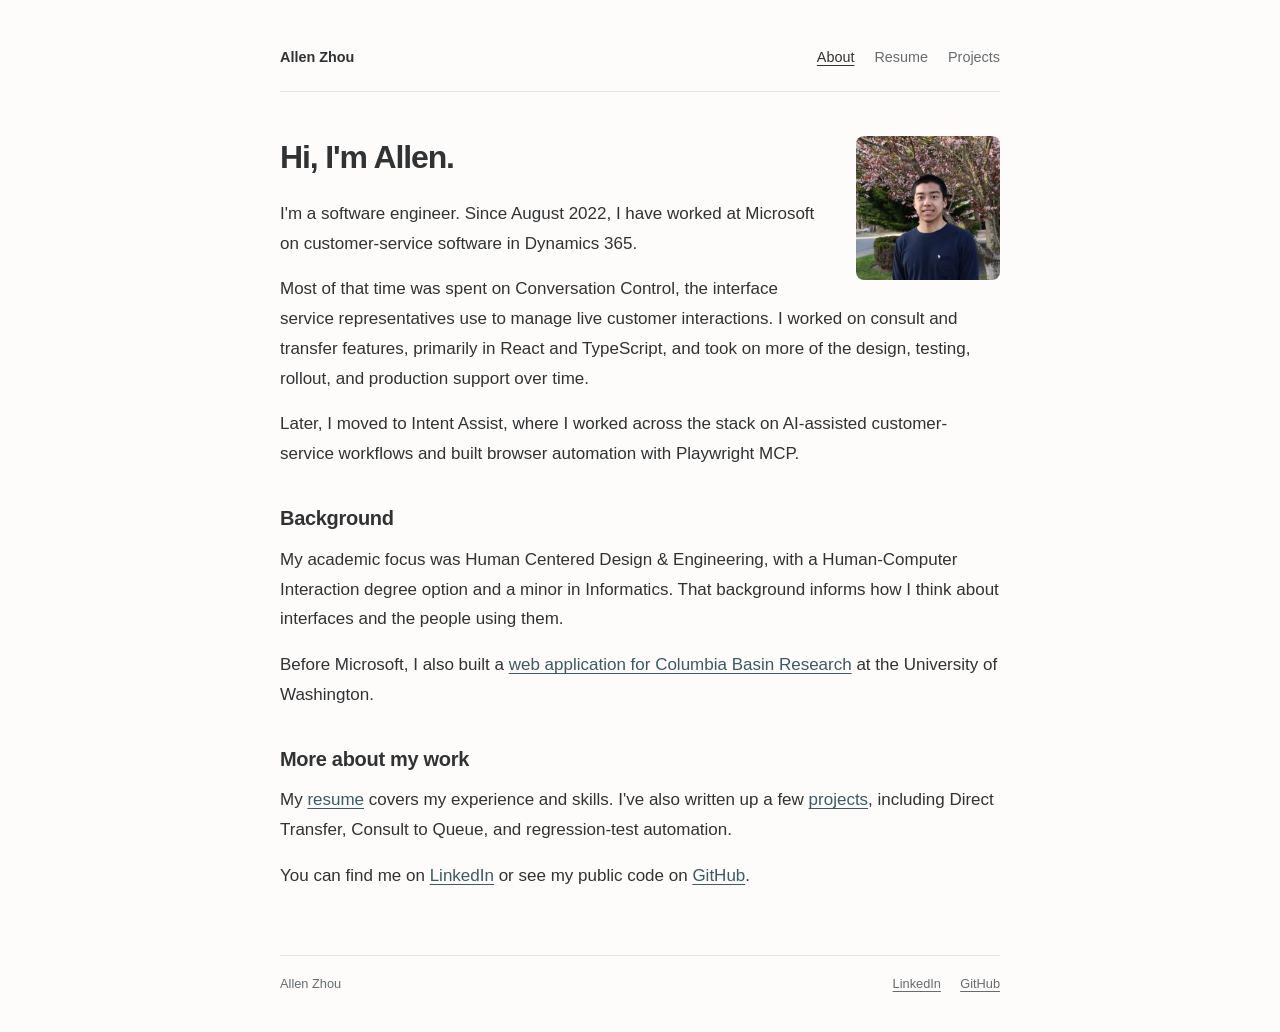
<file: index.html>
﻿<!DOCTYPE html>
<html lang="en">
    <head>
        <meta charset="UTF-8" />
        <meta name="viewport" content="width=device-width, initial-scale=1.0" />
        <meta name="description" content="Allen Zhou is a software engineer with four years of experience at Microsoft, working on Dynamics 365, frontend systems, and full-stack engineering." />
        <title>About | Allen Zhou</title>
        <link rel="stylesheet" href="style.css" />
    </head>
    <body>
        <a class="skip-link" href="#main">Skip to content</a>
        <div class="site">
            <header class="site-header">
                <a class="site-name" href="index.html">Allen Zhou</a>
                <nav aria-label="Main navigation">
                    <a href="index.html" aria-current="page">About</a>
                    <a href="resume.html">Resume</a>
                    <a href="projects.html">Projects</a>
                </nav>
            </header>
            <main id="main">
                <img class="profile-photo" src="assets/allen-zhou.jpg" alt="Allen Zhou" width="200" height="200" decoding="async" />
                <h1>Hi, I'm Allen.</h1>
                <p>I'm a software engineer. Since August 2022, I have worked at Microsoft on customer-service software in Dynamics 365.</p>
                <p>Most of that time was spent on Conversation Control, the interface service representatives use to manage live customer interactions. I worked on consult and transfer features, primarily in React and TypeScript, and took on more of the design, testing, rollout, and production support over time.</p>
                <p>Later, I moved to Intent Assist, where I worked across the stack on AI-assisted customer-service workflows and built browser automation with Playwright MCP.</p>

                <section aria-labelledby="background-title">
                    <h2 id="background-title">Background</h2>
                    <p>My academic focus was Human Centered Design &amp; Engineering, with a Human-Computer Interaction degree option and a minor in Informatics. That background informs how I think about interfaces and the people using them.</p>
                    <p>Before Microsoft, I also built a <a href="https://allenz3.github.io/cbr-map-interface/">web application for Columbia Basin Research</a> at the University of Washington.</p>
                </section>

                <section aria-labelledby="more-title">
                    <h2 id="more-title">More about my work</h2>
                    <p>My <a href="resume.html">resume</a> covers my experience and skills. I've also written up a few <a href="projects.html">projects</a>, including Direct Transfer, Consult to Queue, and regression-test automation.</p>
                    <p>You can find me on <a href="https://www.linkedin.com/in/allen-zhou-2022">LinkedIn</a> or see my public code on <a href="https://github.com/allenz3">GitHub</a>.</p>
                </section>
            </main>
            <footer class="site-footer">
                <span>Allen Zhou</span>
                <div class="social-links">
                    <a href="https://www.linkedin.com/in/allen-zhou-2022">LinkedIn</a>
                    <a href="https://github.com/allenz3">GitHub</a>
                </div>
            </footer>
        </div>
    </body>
</html>
</file>
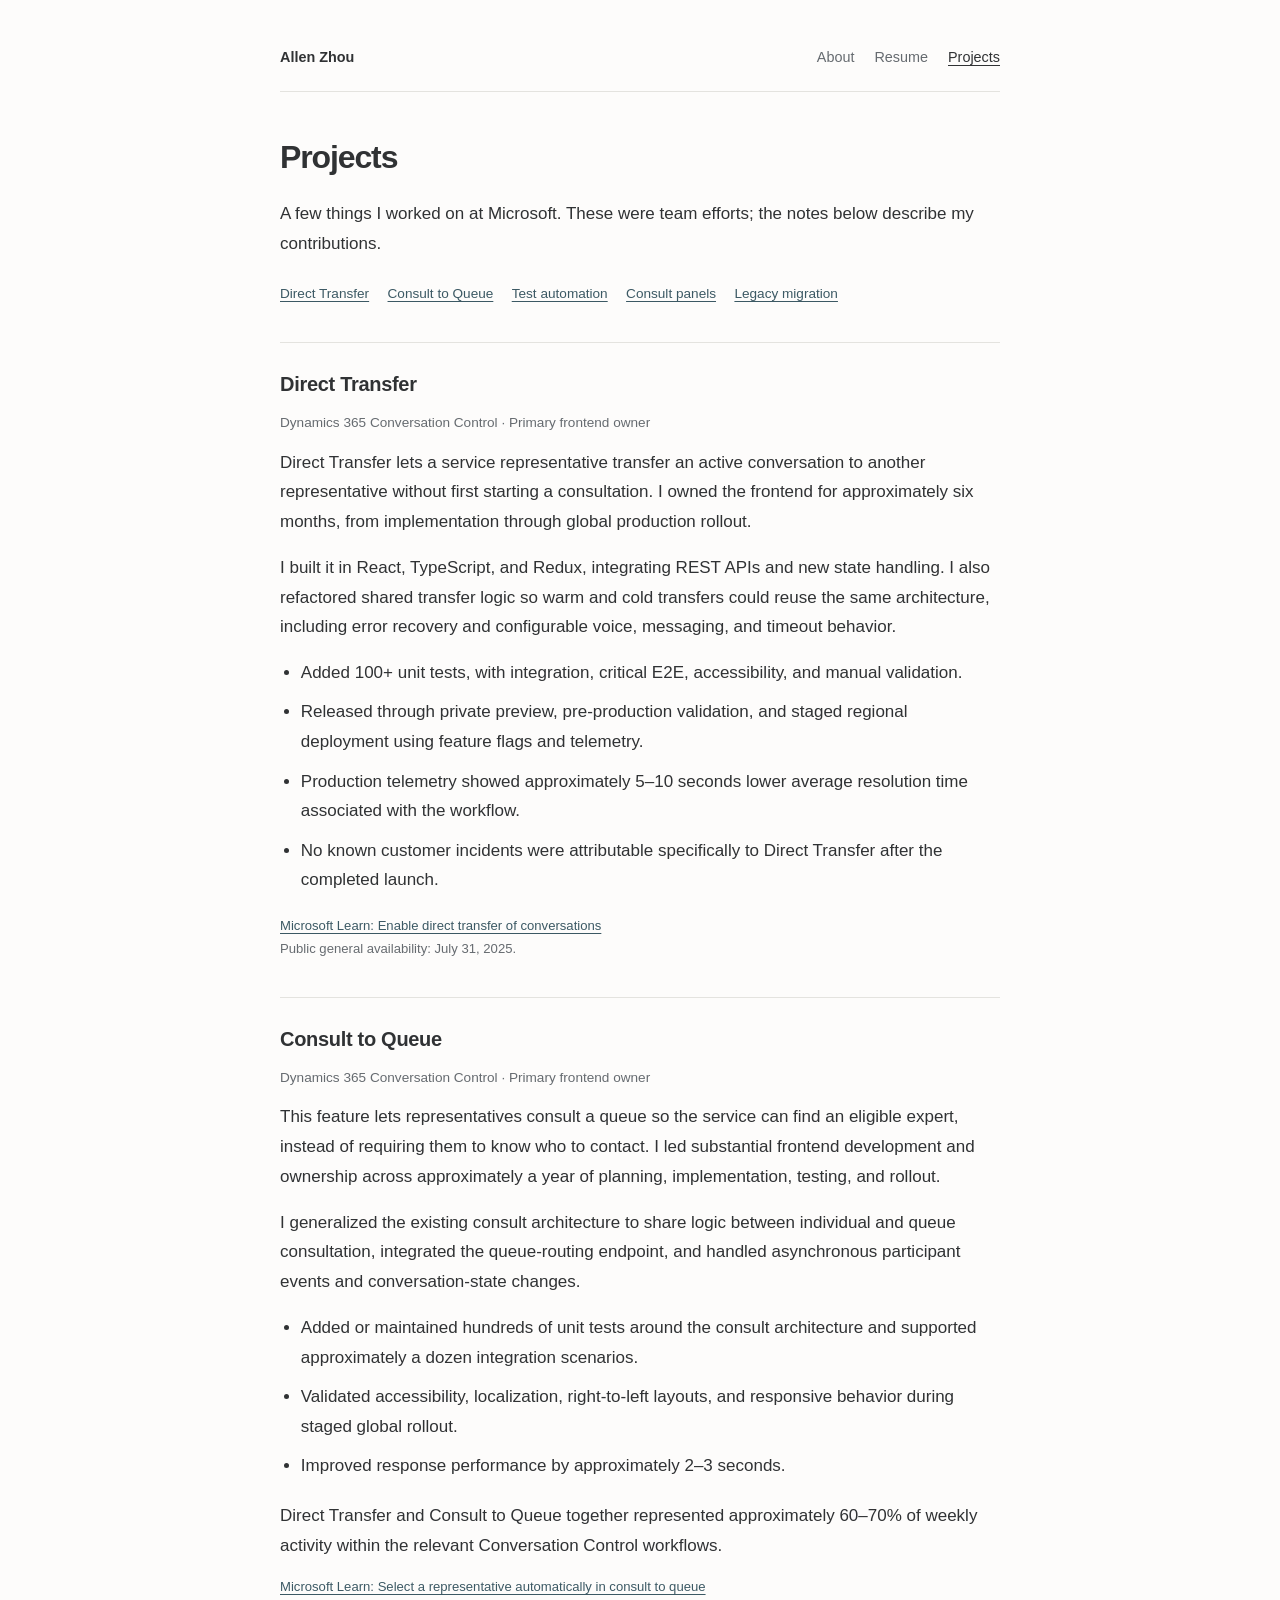
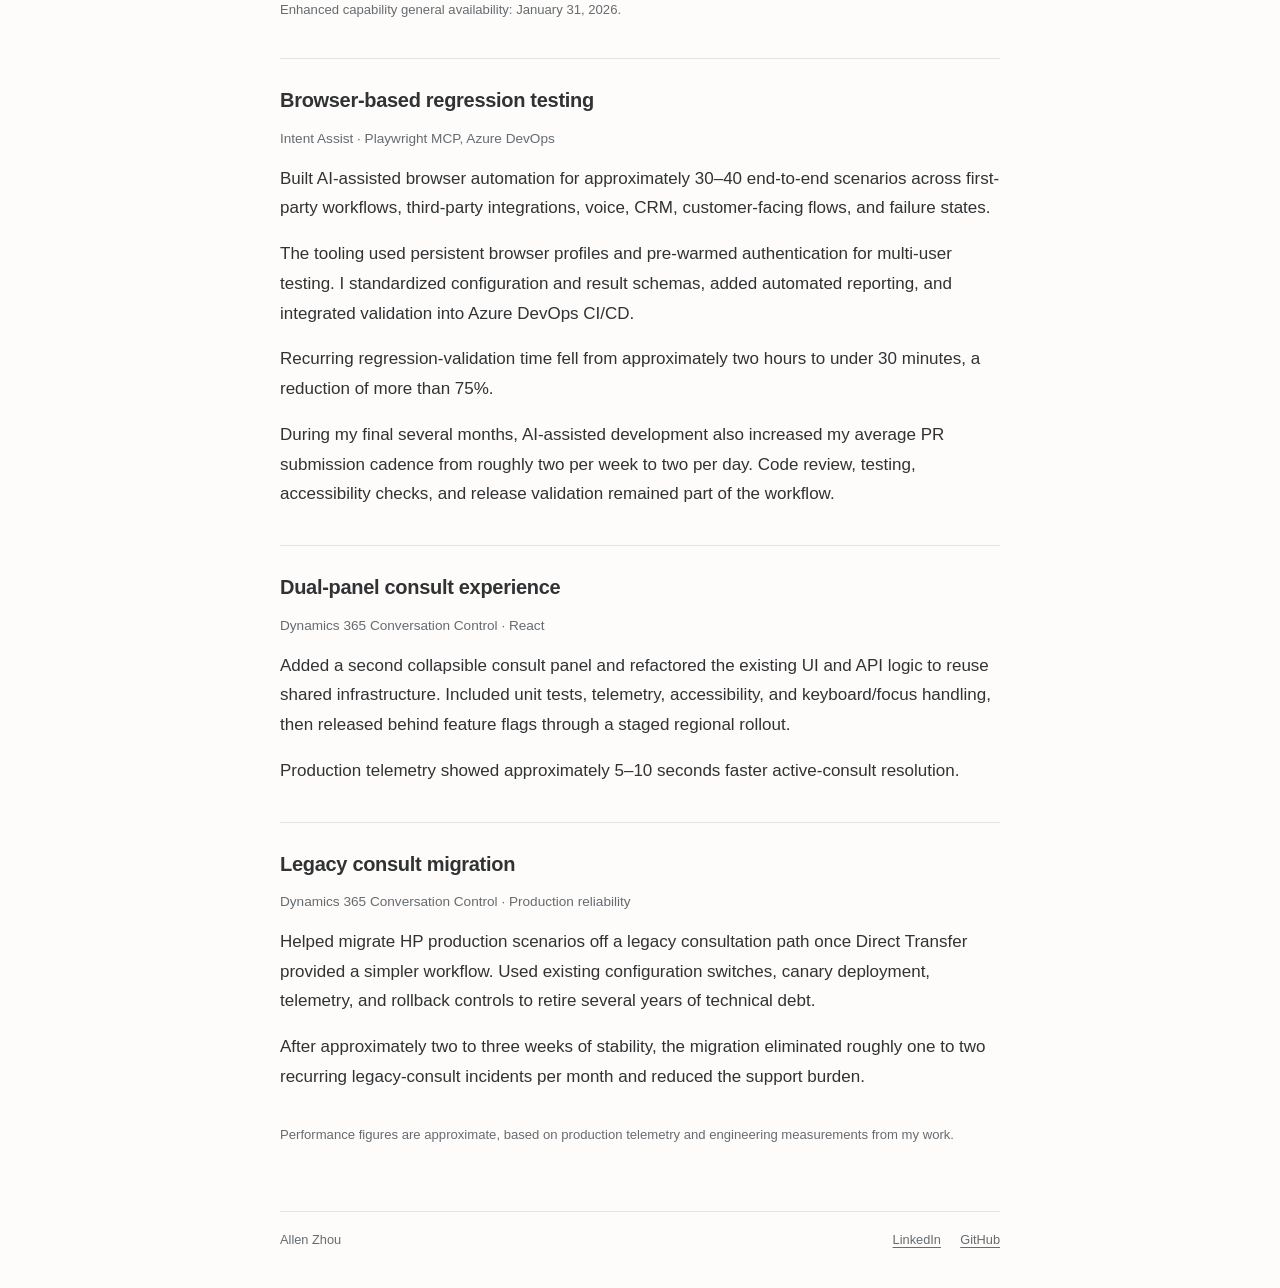
<file: projects.html>
﻿<!DOCTYPE html>
<html lang="en">
    <head>
        <meta charset="UTF-8" />
        <meta name="viewport" content="width=device-width, initial-scale=1.0" />
        <meta name="description" content="Notes on Allen Zhou's Microsoft engineering work: Direct Transfer, Consult to Queue, Playwright automation, and production reliability." />
        <title>Projects | Allen Zhou</title>
        <link rel="stylesheet" href="style.css" />
    </head>
    <body>
        <a class="skip-link" href="#main">Skip to content</a>
        <div class="site">
            <header class="site-header">
                <a class="site-name" href="index.html">Allen Zhou</a>
                <nav aria-label="Main navigation">
                    <a href="index.html">About</a>
                    <a href="resume.html">Resume</a>
                    <a href="projects.html" aria-current="page">Projects</a>
                </nav>
            </header>
            <main id="main" class="projects-page">
                <h1>Projects</h1>
                <p>A few things I worked on at Microsoft. These were team efforts; the notes below describe my contributions.</p>
                <nav class="project-index" aria-label="Projects on this page">
                    <a href="#direct-transfer">Direct Transfer</a>
                    <a href="#consult-to-queue">Consult to Queue</a>
                    <a href="#test-automation">Test automation</a>
                    <a href="#consult-panel">Consult panels</a>
                    <a href="#legacy-migration">Legacy migration</a>
                </nav>

                <section id="direct-transfer" aria-labelledby="direct-title">
                    <h2 id="direct-title">Direct Transfer</h2>
                    <p class="entry-meta">Dynamics 365 Conversation Control · Primary frontend owner</p>
                    <p>Direct Transfer lets a service representative transfer an active conversation to another representative without first starting a consultation. I owned the frontend for approximately six months, from implementation through global production rollout.</p>
                    <p>I built it in React, TypeScript, and Redux, integrating REST APIs and new state handling. I also refactored shared transfer logic so warm and cold transfers could reuse the same architecture, including error recovery and configurable voice, messaging, and timeout behavior.</p>
                    <ul>
                        <li>Added 100+ unit tests, with integration, critical E2E, accessibility, and manual validation.</li>
                        <li>Released through private preview, pre-production validation, and staged regional deployment using feature flags and telemetry.</li>
                        <li>Production telemetry showed approximately 5–10 seconds lower average resolution time associated with the workflow.</li>
                        <li>No known customer incidents were attributable specifically to Direct Transfer after the completed launch.</li>
                    </ul>
                    <p class="source-note"><a href="https://learn.microsoft.com/en-us/dynamics365/release-plan/2025wave1/service/dynamics365-contact-center/enable-direct-transfer-conversations">Microsoft Learn: Enable direct transfer of conversations</a><br />Public general availability: <time datetime="2025-07-31">July 31, 2025</time>.</p>
                </section>

                <section id="consult-to-queue" aria-labelledby="consult-title">
                    <h2 id="consult-title">Consult to Queue</h2>
                    <p class="entry-meta">Dynamics 365 Conversation Control · Primary frontend owner</p>
                    <p>This feature lets representatives consult a queue so the service can find an eligible expert, instead of requiring them to know who to contact. I led substantial frontend development and ownership across approximately a year of planning, implementation, testing, and rollout.</p>
                    <p>I generalized the existing consult architecture to share logic between individual and queue consultation, integrated the queue-routing endpoint, and handled asynchronous participant events and conversation-state changes.</p>
                    <ul>
                        <li>Added or maintained hundreds of unit tests around the consult architecture and supported approximately a dozen integration scenarios.</li>
                        <li>Validated accessibility, localization, right-to-left layouts, and responsive behavior during staged global rollout.</li>
                        <li>Improved response performance by approximately 2–3 seconds.</li>
                    </ul>
                    <p>Direct Transfer and Consult to Queue together represented approximately 60–70% of weekly activity within the relevant Conversation Control workflows.</p>
                    <p class="source-note"><a href="https://learn.microsoft.com/en-us/dynamics365/release-plan/2025wave2/service/dynamics365-contact-center/select-representative-automatically-consult-queue">Microsoft Learn: Select a representative automatically in consult to queue</a><br />Enhanced capability general availability: <time datetime="2026-01-31">January 31, 2026</time>.</p>
                </section>

                <section id="test-automation" aria-labelledby="automation-title">
                    <h2 id="automation-title">Browser-based regression testing</h2>
                    <p class="entry-meta">Intent Assist · Playwright MCP, Azure DevOps</p>
                    <p>Built AI-assisted browser automation for approximately 30–40 end-to-end scenarios across first-party workflows, third-party integrations, voice, CRM, customer-facing flows, and failure states.</p>
                    <p>The tooling used persistent browser profiles and pre-warmed authentication for multi-user testing. I standardized configuration and result schemas, added automated reporting, and integrated validation into Azure DevOps CI/CD.</p>
                    <p>Recurring regression-validation time fell from approximately two hours to under 30 minutes, a reduction of more than 75%.</p>
                    <p>During my final several months, AI-assisted development also increased my average PR submission cadence from roughly two per week to two per day. Code review, testing, accessibility checks, and release validation remained part of the workflow.</p>
                </section>

                <section id="consult-panel" aria-labelledby="panel-title">
                    <h2 id="panel-title">Dual-panel consult experience</h2>
                    <p class="entry-meta">Dynamics 365 Conversation Control · React</p>
                    <p>Added a second collapsible consult panel and refactored the existing UI and API logic to reuse shared infrastructure. Included unit tests, telemetry, accessibility, and keyboard/focus handling, then released behind feature flags through a staged regional rollout.</p>
                    <p>Production telemetry showed approximately 5–10 seconds faster active-consult resolution.</p>
                </section>

                <section id="legacy-migration" aria-labelledby="migration-title">
                    <h2 id="migration-title">Legacy consult migration</h2>
                    <p class="entry-meta">Dynamics 365 Conversation Control · Production reliability</p>
                    <p>Helped migrate HP production scenarios off a legacy consultation path once Direct Transfer provided a simpler workflow. Used existing configuration switches, canary deployment, telemetry, and rollback controls to retire several years of technical debt.</p>
                    <p>After approximately two to three weeks of stability, the migration eliminated roughly one to two recurring legacy-consult incidents per month and reduced the support burden.</p>
                </section>

                <p class="measurement-note">Performance figures are approximate, based on production telemetry and engineering measurements from my work.</p>
            </main>
            <footer class="site-footer">
                <span>Allen Zhou</span>
                <div class="social-links">
                    <a href="https://www.linkedin.com/in/allen-zhou-2022">LinkedIn</a>
                    <a href="https://github.com/allenz3">GitHub</a>
                </div>
            </footer>
        </div>
    </body>
</html>
</file>
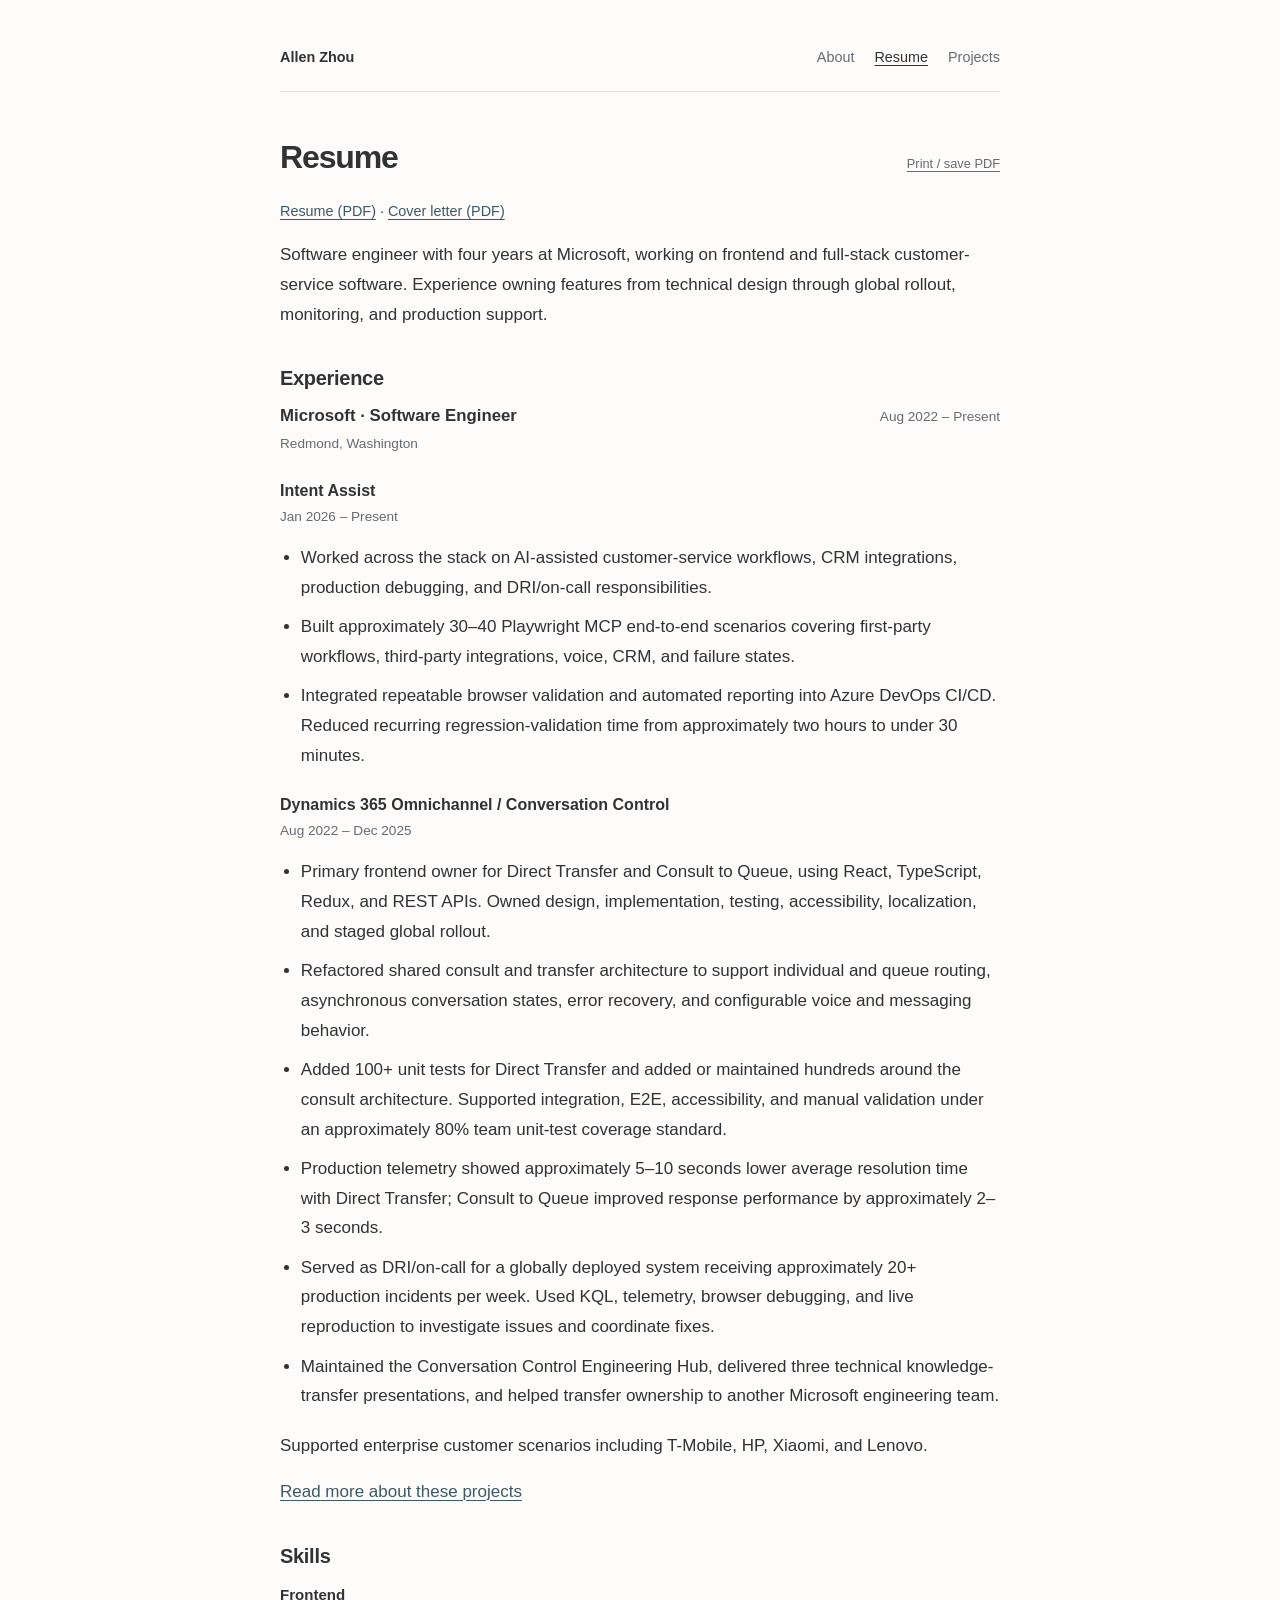
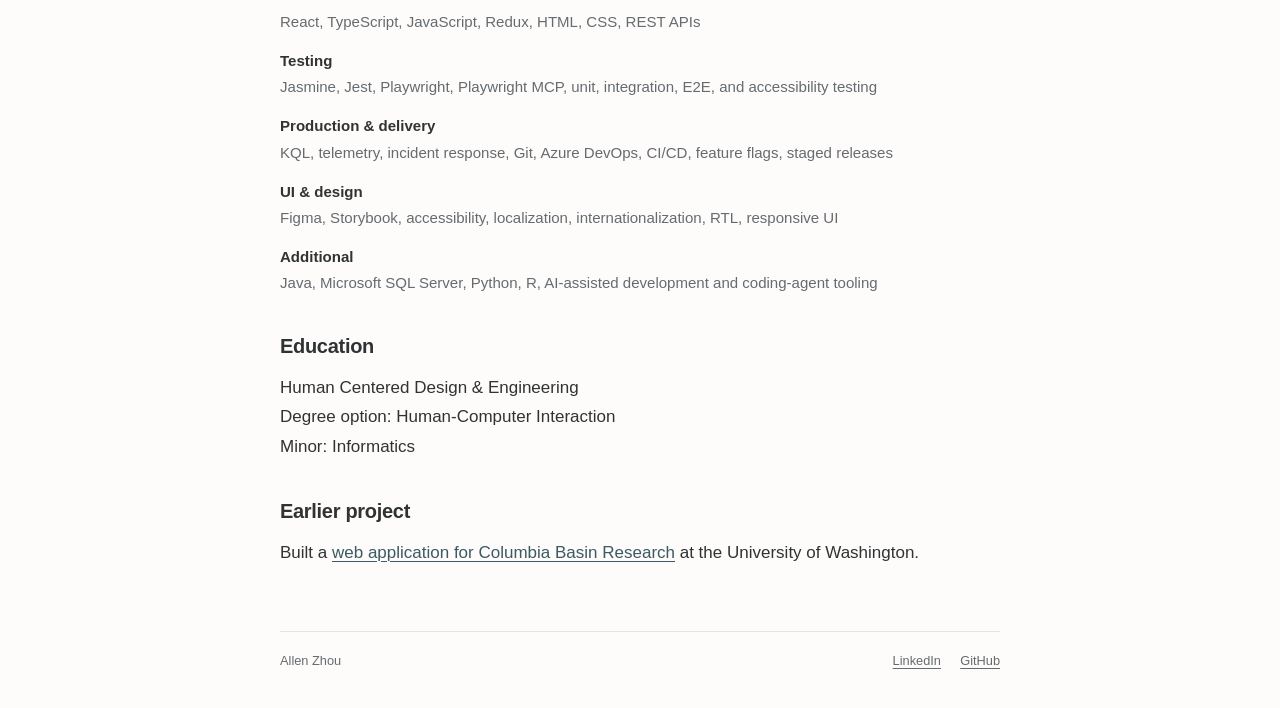
<file: resume.html>
﻿<!DOCTYPE html>
<html lang="en">
    <head>
        <meta charset="UTF-8" />
        <meta name="viewport" content="width=device-width, initial-scale=1.0" />
        <meta name="description" content="Allen Zhou's software engineering experience at Microsoft, technical skills, and education." />
        <title>Resume | Allen Zhou</title>
        <link rel="stylesheet" href="style.css" />
        <script src="script.js" defer></script>
    </head>
    <body>
        <a class="skip-link" href="#main">Skip to content</a>
        <div class="site">
            <header class="site-header">
                <a class="site-name" href="index.html">Allen Zhou</a>
                <nav aria-label="Main navigation">
                    <a href="index.html">About</a>
                    <a href="resume.html" aria-current="page">Resume</a>
                    <a href="projects.html">Projects</a>
                </nav>
            </header>
            <main id="main" class="resume-page">
                <div class="page-heading">
                    <h1>Resume</h1>
                    <button id="print-resume" class="print-button" type="button">Print / save PDF</button>
                </div>
                <p class="document-links screen-only">
                    <a href="documents/Allen_Zhou_Resume_Software_Engineer.pdf" type="application/pdf">Resume (PDF)</a>
                    · <a href="documents/Allen_Zhou_Cover_Letter_Software_Engineer.pdf" type="application/pdf">Cover letter (PDF)</a>
                </p>
                <div class="print-intro">
                    <p class="print-name">Allen Zhou</p>
                    <p>Software Engineer</p>
                    <p><a href="https://www.linkedin.com/in/allen-zhou-2022">linkedin.com/in/allen-zhou-2022</a> · <a href="https://github.com/allenz3">github.com/allenz3</a></p>
                </div>
                <p>Software engineer with four years at Microsoft, working on frontend and full-stack customer-service software. Experience owning features from technical design through global rollout, monitoring, and production support.</p>

                <section id="experience" aria-labelledby="experience-title">
                    <h2 id="experience-title">Experience</h2>
                    <div class="entry-heading">
                        <h3>Microsoft · Software Engineer</h3>
                        <p class="date"><time datetime="2022-08">Aug 2022</time> – Present</p>
                    </div>
                    <p class="entry-meta">Redmond, Washington</p>

                    <article class="role">
                        <h4>Intent Assist</h4>
                        <p class="entry-meta"><time datetime="2026-01">Jan 2026</time> – Present</p>
                        <ul>
                            <li>Worked across the stack on AI-assisted customer-service workflows, CRM integrations, production debugging, and DRI/on-call responsibilities.</li>
                            <li>Built approximately 30–40 Playwright MCP end-to-end scenarios covering first-party workflows, third-party integrations, voice, CRM, and failure states.</li>
                            <li>Integrated repeatable browser validation and automated reporting into Azure DevOps CI/CD. Reduced recurring regression-validation time from approximately two hours to under 30 minutes.</li>
                        </ul>
                    </article>

                    <article class="role">
                        <h4>Dynamics 365 Omnichannel / Conversation Control</h4>
                        <p class="entry-meta"><time datetime="2022-08">Aug 2022</time> – <time datetime="2025-12">Dec 2025</time></p>
                        <ul>
                            <li>Primary frontend owner for Direct Transfer and Consult to Queue, using React, TypeScript, Redux, and REST APIs. Owned design, implementation, testing, accessibility, localization, and staged global rollout.</li>
                            <li>Refactored shared consult and transfer architecture to support individual and queue routing, asynchronous conversation states, error recovery, and configurable voice and messaging behavior.</li>
                            <li>Added 100+ unit tests for Direct Transfer and added or maintained hundreds around the consult architecture. Supported integration, E2E, accessibility, and manual validation under an approximately 80% team unit-test coverage standard.</li>
                            <li>Production telemetry showed approximately 5–10 seconds lower average resolution time with Direct Transfer; Consult to Queue improved response performance by approximately 2–3 seconds.</li>
                            <li>Served as DRI/on-call for a globally deployed system receiving approximately 20+ production incidents per week. Used KQL, telemetry, browser debugging, and live reproduction to investigate issues and coordinate fixes.</li>
                            <li>Maintained the Conversation Control Engineering Hub, delivered three technical knowledge-transfer presentations, and helped transfer ownership to another Microsoft engineering team.</li>
                        </ul>
                    </article>
                    <p>Supported enterprise customer scenarios including T-Mobile, HP, Xiaomi, and Lenovo.</p>
                    <p class="screen-only"><a href="projects.html">Read more about these projects</a></p>
                </section>

                <section id="skills" aria-labelledby="skills-title">
                    <h2 id="skills-title">Skills</h2>
                    <dl class="skills-list">
                        <div><dt>Frontend</dt><dd>React, TypeScript, JavaScript, Redux, HTML, CSS, REST APIs</dd></div>
                        <div><dt>Testing</dt><dd>Jasmine, Jest, Playwright, Playwright MCP, unit, integration, E2E, and accessibility testing</dd></div>
                        <div><dt>Production &amp; delivery</dt><dd>KQL, telemetry, incident response, Git, Azure DevOps, CI/CD, feature flags, staged releases</dd></div>
                        <div><dt>UI &amp; design</dt><dd>Figma, Storybook, accessibility, localization, internationalization, RTL, responsive UI</dd></div>
                        <div><dt>Additional</dt><dd>Java, Microsoft SQL Server, Python, R, AI-assisted development and coding-agent tooling</dd></div>
                    </dl>
                </section>

                <section aria-labelledby="education-title">
                    <h2 id="education-title">Education</h2>
                    <p>Human Centered Design &amp; Engineering<br />Degree option: Human-Computer Interaction<br />Minor: Informatics</p>
                </section>

                <section aria-labelledby="earlier-title">
                    <h2 id="earlier-title">Earlier project</h2>
                    <p>Built a <a href="https://allenz3.github.io/cbr-map-interface/">web application for Columbia Basin Research</a> at the University of Washington.</p>
                </section>
            </main>
            <footer class="site-footer">
                <span>Allen Zhou</span>
                <div class="social-links">
                    <a href="https://www.linkedin.com/in/allen-zhou-2022">LinkedIn</a>
                    <a href="https://github.com/allenz3">GitHub</a>
                </div>
            </footer>
        </div>
    </body>
</html>
</file>
<file: style.css>
﻿:root {
    color-scheme: light;
    --background: #fdfcfb;
    --text: #303234;
    --muted: #666b70;
    --line: #e4e3df;
    --link: #3c5964;
}

* { box-sizing: border-box; }
html { scroll-padding-top: 2rem; }
body {
    margin: 0;
    background: var(--background);
    color: var(--text);
    font-family: "Segoe UI", -apple-system, BlinkMacSystemFont, Arial, sans-serif;
    font-size: 17px;
    line-height: 1.75;
}
.site { width: min(720px, calc(100% - 3rem)); margin: 0 auto; }
a { color: var(--link); text-decoration-thickness: 1px; text-underline-offset: 0.2em; }
a:hover { color: #182f39; }
:focus-visible { outline: 2px solid var(--link); outline-offset: 5px; }
h1, h2, h3, h4 { font-weight: 600; line-height: 1.35; }
h1 { font-size: 2rem; letter-spacing: -0.035em; margin: 0 0 1.25rem; }
h2 { font-size: 1.25rem; letter-spacing: -0.015em; margin: 0 0 0.8rem; }
h3 { font-size: 1.05rem; margin: 0; }
h4 { font-size: 1rem; margin: 0 0 0.2rem; }
p { margin: 0 0 1rem; }
ul { padding-left: 1.3rem; margin: 0.9rem 0 1.25rem; }
li + li { margin-top: 0.6rem; }
section { margin-top: 2.25rem; }
.skip-link { position: absolute; left: 1rem; top: -5rem; padding: 0.5rem 1rem; background: white; }
.skip-link:focus { top: 1rem; }
.site-header { display: flex; align-items: center; justify-content: space-between; gap: 1.5rem; padding-block: 2.5rem 1rem; border-bottom: 1px solid var(--line); font-size: 0.9rem; }
.site-name { color: var(--text); font-weight: 600; text-decoration: none; }
.site-header nav { display: flex; flex-wrap: wrap; gap: 1.25rem; }
.site-header nav a { color: var(--muted); text-decoration: none; padding-block: 0.3rem; }
.site-header nav a:hover { color: var(--text); text-decoration: underline; }
.site-header nav a[aria-current="page"] { color: var(--text); text-decoration: underline; }
main { padding-block: 2.75rem 1rem; }
.profile-photo { display: block; float: right; width: 144px; height: 144px; object-fit: cover; border-radius: 8px; margin: 0 0 1rem 1.75rem; }
.site-footer { display: flex; align-items: center; justify-content: space-between; gap: 1rem; border-top: 1px solid var(--line); padding-block: 1.1rem 2.25rem; margin-top: 2rem; font-size: 0.8rem; color: var(--muted); }
.social-links { display: flex; gap: 1.2rem; }
.site-footer a { color: var(--muted); }
.page-heading { display: flex; align-items: baseline; justify-content: space-between; gap: 1rem; }
.print-button { font: inherit; font-size: 0.8rem; color: var(--muted); background: none; border: none; padding: 0.4rem 0; text-decoration: underline; text-underline-offset: 0.2em; cursor: pointer; }
.print-button:hover { color: var(--text); }
.document-links { font-size: 0.9rem; }
.print-intro { display: none; }
.entry-heading { display: flex; flex-wrap: wrap; align-items: baseline; justify-content: space-between; gap: 0.3rem 1rem; }
.entry-heading p { margin: 0; }
.date, .entry-meta { font-size: 0.85rem; color: var(--muted); }
.entry-meta { margin-top: 0.2rem; margin-bottom: 0.8rem; }
.role { margin-top: 1.5rem; }
.skills-list { margin: 0; font-size: 0.94rem; }
.skills-list > div + div { margin-top: 0.8rem; }
.skills-list dt { font-weight: 600; }
.skills-list dd { margin: 0; color: var(--muted); }
.project-index { display: flex; flex-wrap: wrap; gap: 0.3rem 1.15rem; font-size: 0.85rem; margin-top: 1.5rem; }
.projects-page section { border-top: 1px solid var(--line); padding-top: 1.75rem; }
.source-note, .measurement-note { color: var(--muted); font-size: 0.82rem; }
.measurement-note { margin-top: 2rem; }

@media (max-width: 480px) {
    body { font-size: 16px; }
    .site { width: calc(100% - 2.5rem); }
    .site-header { align-items: flex-start; flex-direction: column; gap: 0.6rem; padding-top: 1.5rem; }
    .site-header nav { gap: 1.5rem; }
    main { padding-top: 2rem; }
    .profile-photo { float: none; width: 112px; height: 112px; margin: 0 0 1.5rem; }
    h1 { font-size: 1.8rem; }
    .page-heading { flex-wrap: wrap; gap: 0 1rem; margin-bottom: 1.25rem; }
    .page-heading h1 { margin-bottom: 0; }
    .entry-heading { flex-direction: column; align-items: flex-start; }
    .skills-list { font-size: 0.94rem; }
}

@media print {
    @page { margin: 16mm; }
    body { background: white; color: black; font-size: 10pt; line-height: 1.5; }
    .site { width: 100%; }
    .site-header, .site-footer, .skip-link, .print-button, .screen-only, .project-index { display: none; }
    main { padding: 0; }
    h1 { font-size: 20pt; }
    h2 { font-size: 13pt; }
    h3, h4 { font-size: 10.5pt; }
    h1, h2, h3, h4, .entry-heading { break-after: avoid; }
    p { margin-bottom: 0.6rem; }
    section { margin-top: 1.25rem; }
    ul { margin-block: 0.6rem 0.85rem; }
    li { break-inside: avoid; }
    li + li { margin-top: 0.35rem; }
    .role { margin-top: 0.9rem; }
    .date, .entry-meta, .source-note, .measurement-note { font-size: 9pt; }
    .resume-page .page-heading { display: none; }
    .print-intro { display: block; margin-bottom: 1rem; }
    .print-intro p { margin-bottom: 0.15rem; font-size: 9pt; }
    .print-intro .print-name { font-size: 21pt; font-weight: 600; }
    .skills-list { font-size: 9.5pt; }
    .skills-list > div { break-inside: avoid; }
    .skills-list > div + div { margin-top: 0.4rem; }
    a { color: inherit; }
}
</file>
